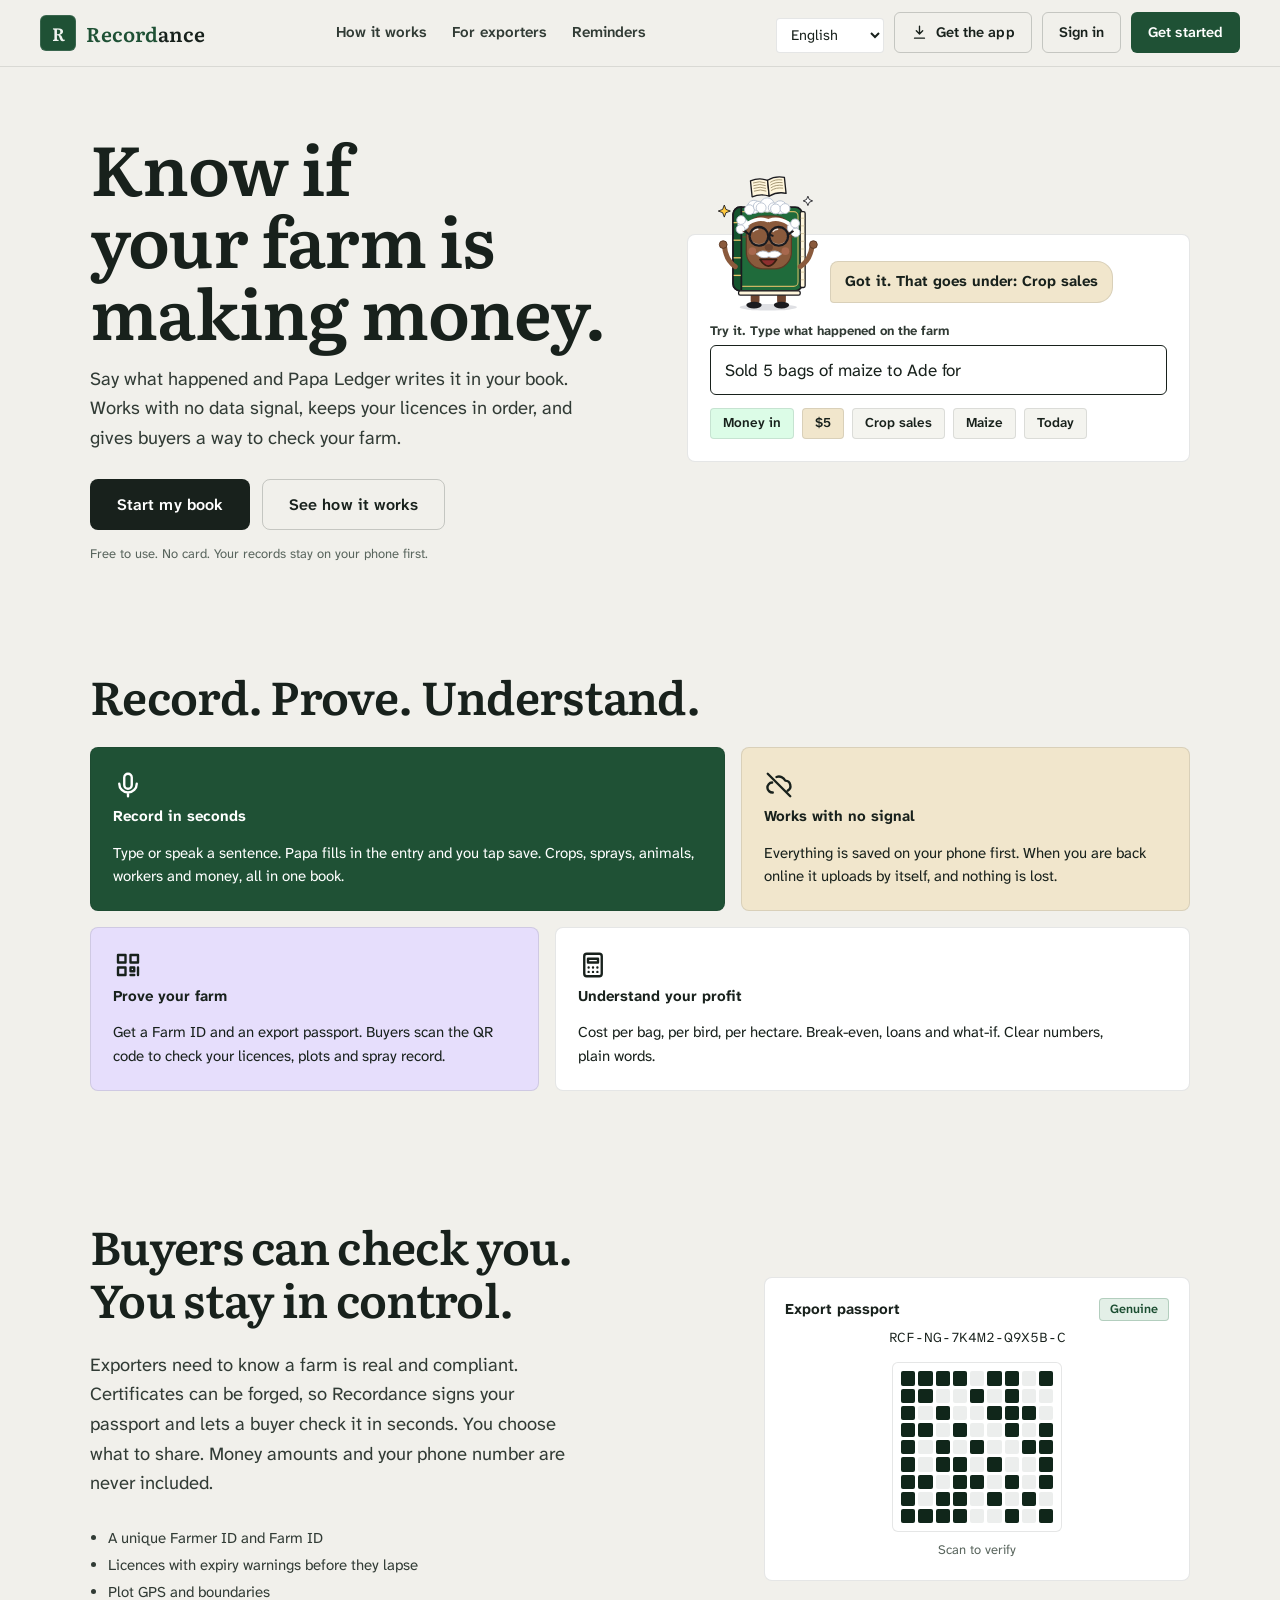
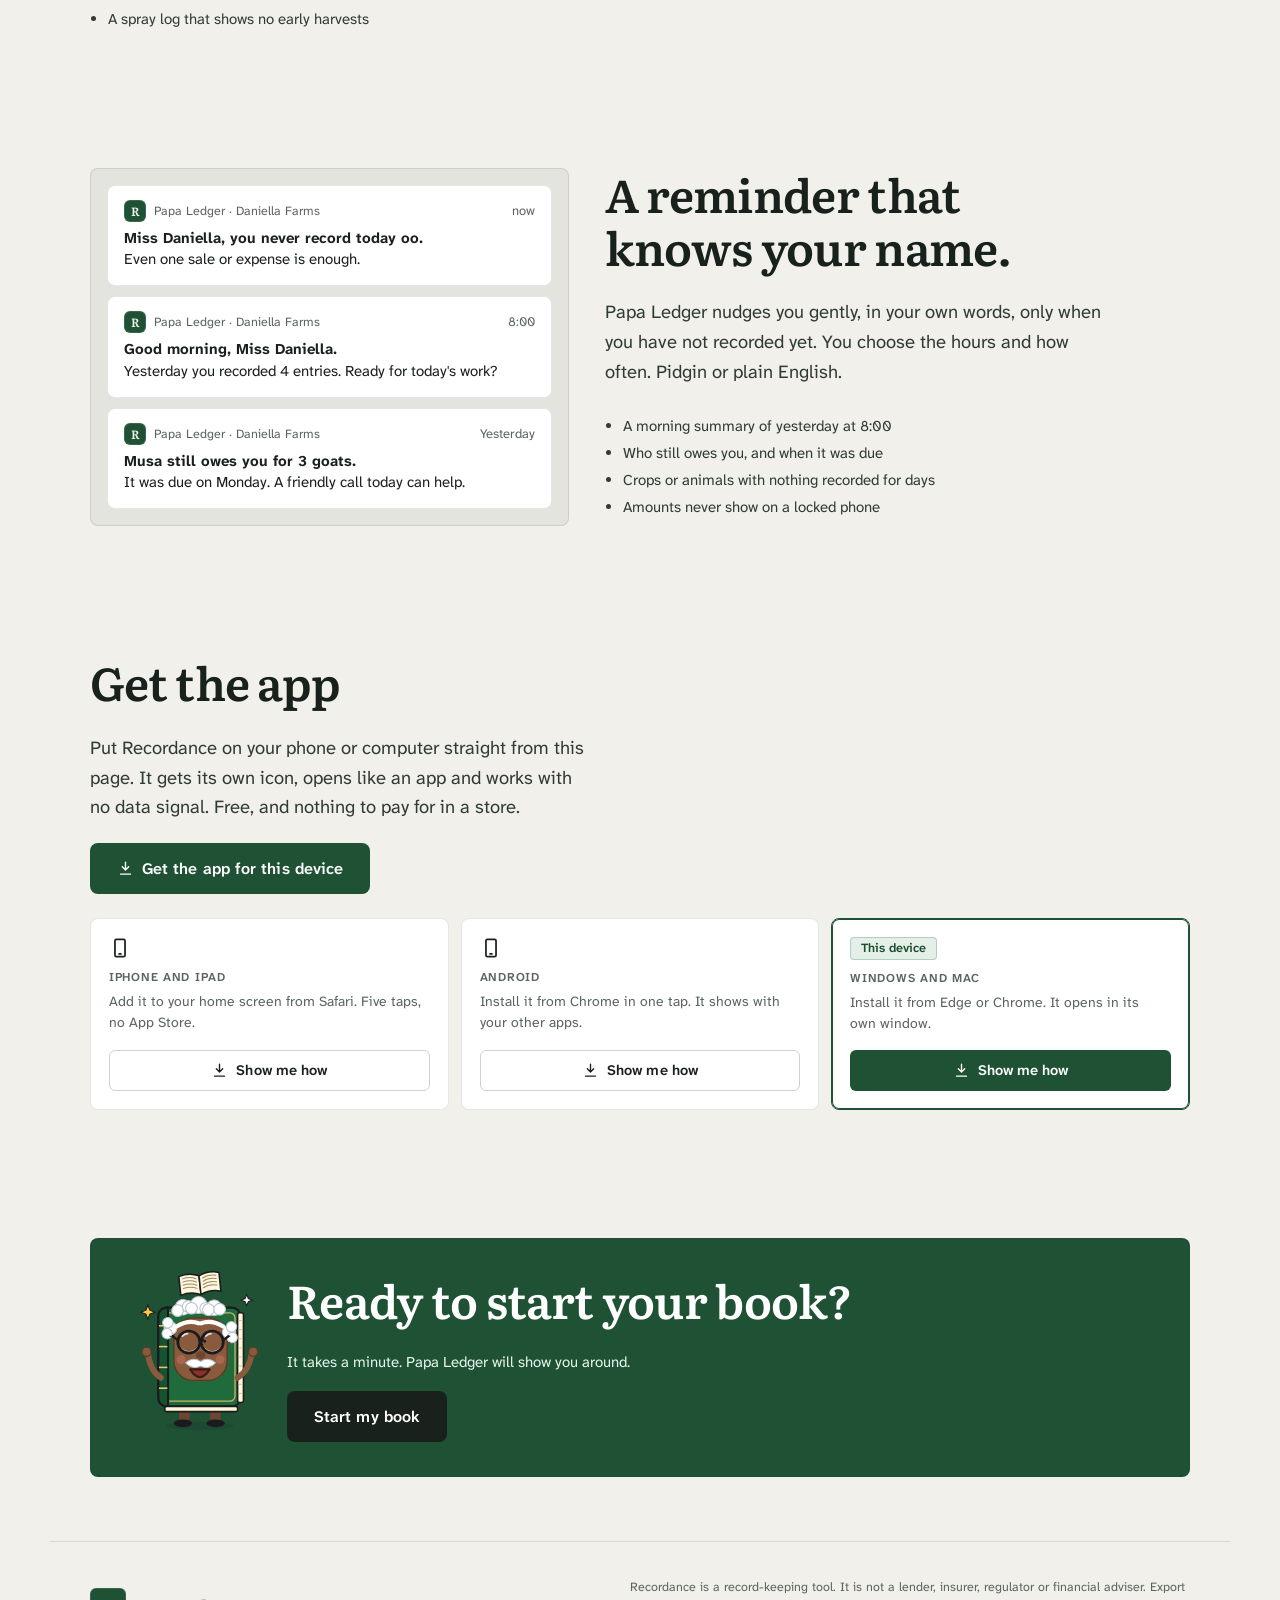
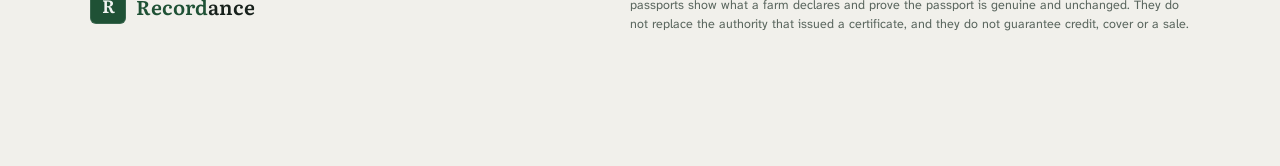
<file: index.html>
<!doctype html>
<html lang="en">
  <head>
    <meta http-equiv="Content-Security-Policy" content="default-src 'self'; script-src 'self' https://accounts.google.com/gsi/client; style-src 'self' 'unsafe-inline' https://accounts.google.com/gsi/style; font-src 'self'; img-src 'self' data: blob:; connect-src 'self' https://cxofeojtchhpuneyylqn.supabase.co wss://cxofeojtchhpuneyylqn.supabase.co https://accounts.google.com/gsi/; frame-src https://accounts.google.com/gsi/; worker-src 'self'; manifest-src 'self'; object-src 'none'; base-uri 'self'; form-action 'self'" />
    <meta charset="UTF-8" />
    <meta name="viewport" content="width=device-width, initial-scale=1, viewport-fit=cover" />
    <title>Recordance: Farm Records</title>
    <meta name="description" content="Offline-first farm records, profit and export passport for farmers. Say what happened and Papa Ledger writes it down." />
    <meta name="theme-color" content="#F1F0EB" />
    <meta name="referrer" content="strict-origin-when-cross-origin" />
    <meta name="format-detection" content="telephone=no" />
    <meta name="apple-mobile-web-app-capable" content="yes" />
    <meta name="mobile-web-app-capable" content="yes" />
    <meta name="apple-mobile-web-app-status-bar-style" content="default" />
    <meta name="apple-mobile-web-app-title" content="Recordance" />
    <script src="/theme-init.js?v=1e41eee783"></script>
    <link rel="stylesheet" href="/boot.css?v=1e41eee783" />
    <link rel="manifest" href="/manifest.webmanifest" />
    <link rel="icon" type="image/png" sizes="32x32" href="/icons/favicon-32.png" />
    <link rel="apple-touch-icon" href="/icons/apple-touch-icon.png" />
    <script type="module" crossorigin src="/assets/index-C5UVO0Hh.js"></script>
    <link rel="modulepreload" crossorigin href="/assets/react-DAnFPKhx.js">
    <link rel="modulepreload" crossorigin href="/assets/supabase-CB7MGzWB.js">
    <link rel="modulepreload" crossorigin href="/assets/motion-CsQStJAW.js">
    <link rel="stylesheet" crossorigin href="/assets/index-YFLQwPN5.css">
  </head>
  <body>
    <noscript>Recordance needs JavaScript to run.</noscript>
    <div id="root"><div class="sk" aria-busy="true"><span class="sk-sr" role="status">Opening Recordance…</span>
      <div class="sk-splash"><div class="sk-logo" aria-hidden="true"><i>R</i>Recordance</div><p class="sk-sub" aria-hidden="true">Your farm record book</p><span class="sk-load" aria-hidden="true"></span>
        <p class="sk-note" id="sk-note" role="status" hidden><b></b><span></span><br /><button type="button">Try again</button></p></div></div></div>
    <script src="/boot.js?v=1e41eee783"></script>
  </body>
</html>
</file>
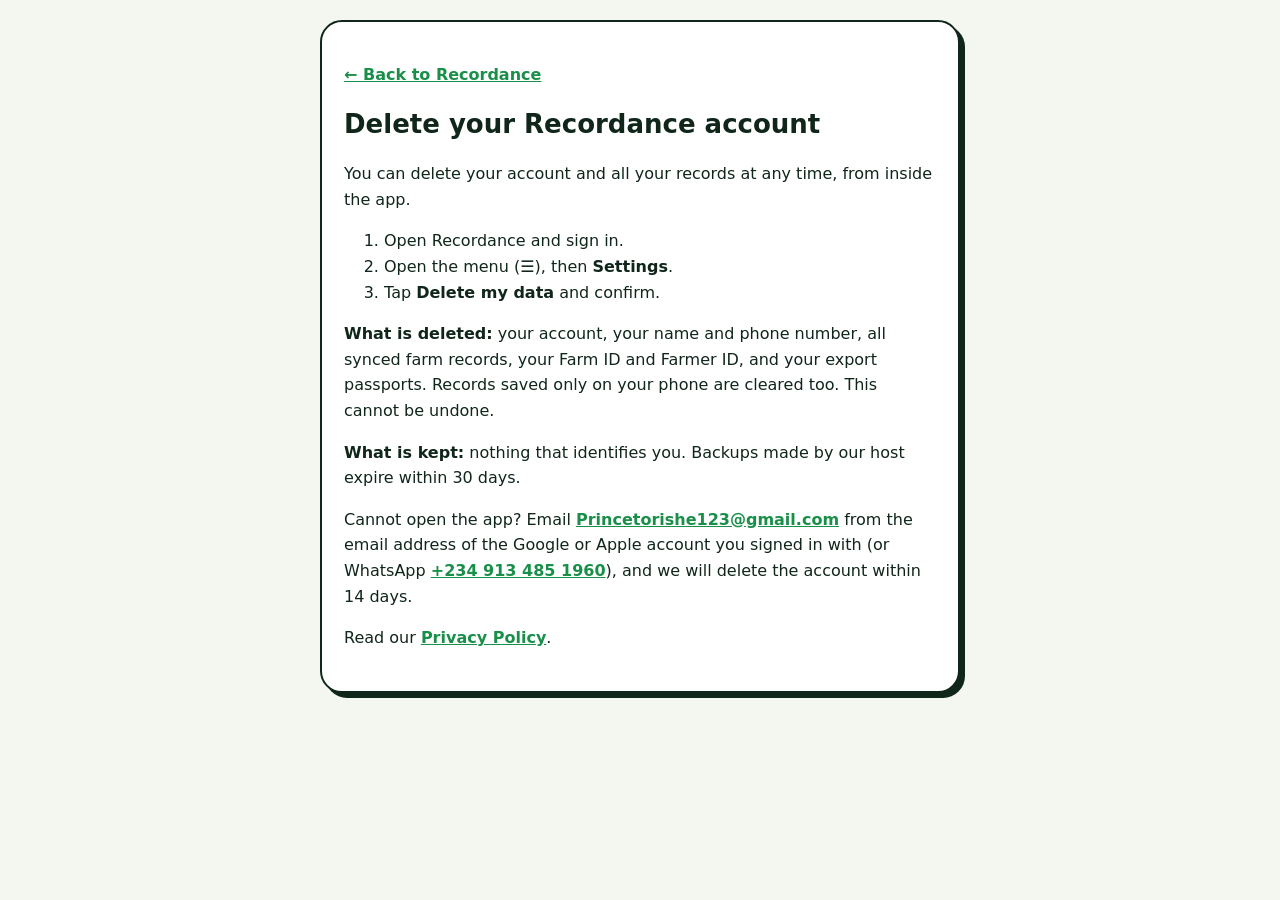
<file: delete-account.html>
<!doctype html><html lang="en"><head><meta charset="utf-8"><meta name="viewport" content="width=device-width, initial-scale=1"><title>Delete your Recordance account</title><link rel="icon" href="/icons/favicon-32.png">
<style>*{box-sizing:border-box}body{margin:0;background:#f4f7f0;color:#10261a;font:16px/1.6 system-ui,-apple-system,"Segoe UI",Roboto,sans-serif;padding:20px}main{max-width:640px;margin:0 auto;background:#fff;border:2.5px solid #10261a;border-radius:22px;box-shadow:5px 5px 0 #10261a;padding:24px 22px}h1{margin:0 0 8px;font-size:26px}a{color:#1a8f4a;font-weight:700}.dr{background:#fef3c7;border:1.5px dashed #d4900088;border-radius:12px;padding:10px 12px;font-size:14px}</style></head><body><main>
<p><a href="/">← Back to Recordance</a></p><h1>Delete your Recordance account</h1>
<p>You can delete your account and all your records at any time, from inside the app.</p>
<ol><li>Open Recordance and sign in.</li><li>Open the menu (☰), then <b>Settings</b>.</li><li>Tap <b>Delete my data</b> and confirm.</li></ol>
<p><b>What is deleted:</b> your account, your name and phone number, all synced farm records, your Farm ID and Farmer ID, and your export passports. Records saved only on your phone are cleared too. This cannot be undone.</p>
<p><b>What is kept:</b> nothing that identifies you. Backups made by our host expire within 30 days.</p>
<p>Cannot open the app? Email <a href="mailto:Princetorishe123@gmail.com?subject=Delete%20my%20Recordance%20account">Princetorishe123@gmail.com</a> from the email address of the Google or Apple account you signed in with (or WhatsApp <a href="https://wa.me/2349134851960">+234 913 485 1960</a>), and we will delete the account within 14 days.</p>
<p>Read our <a href="/privacy.html">Privacy Policy</a>.</p></main></body></html>
</file>
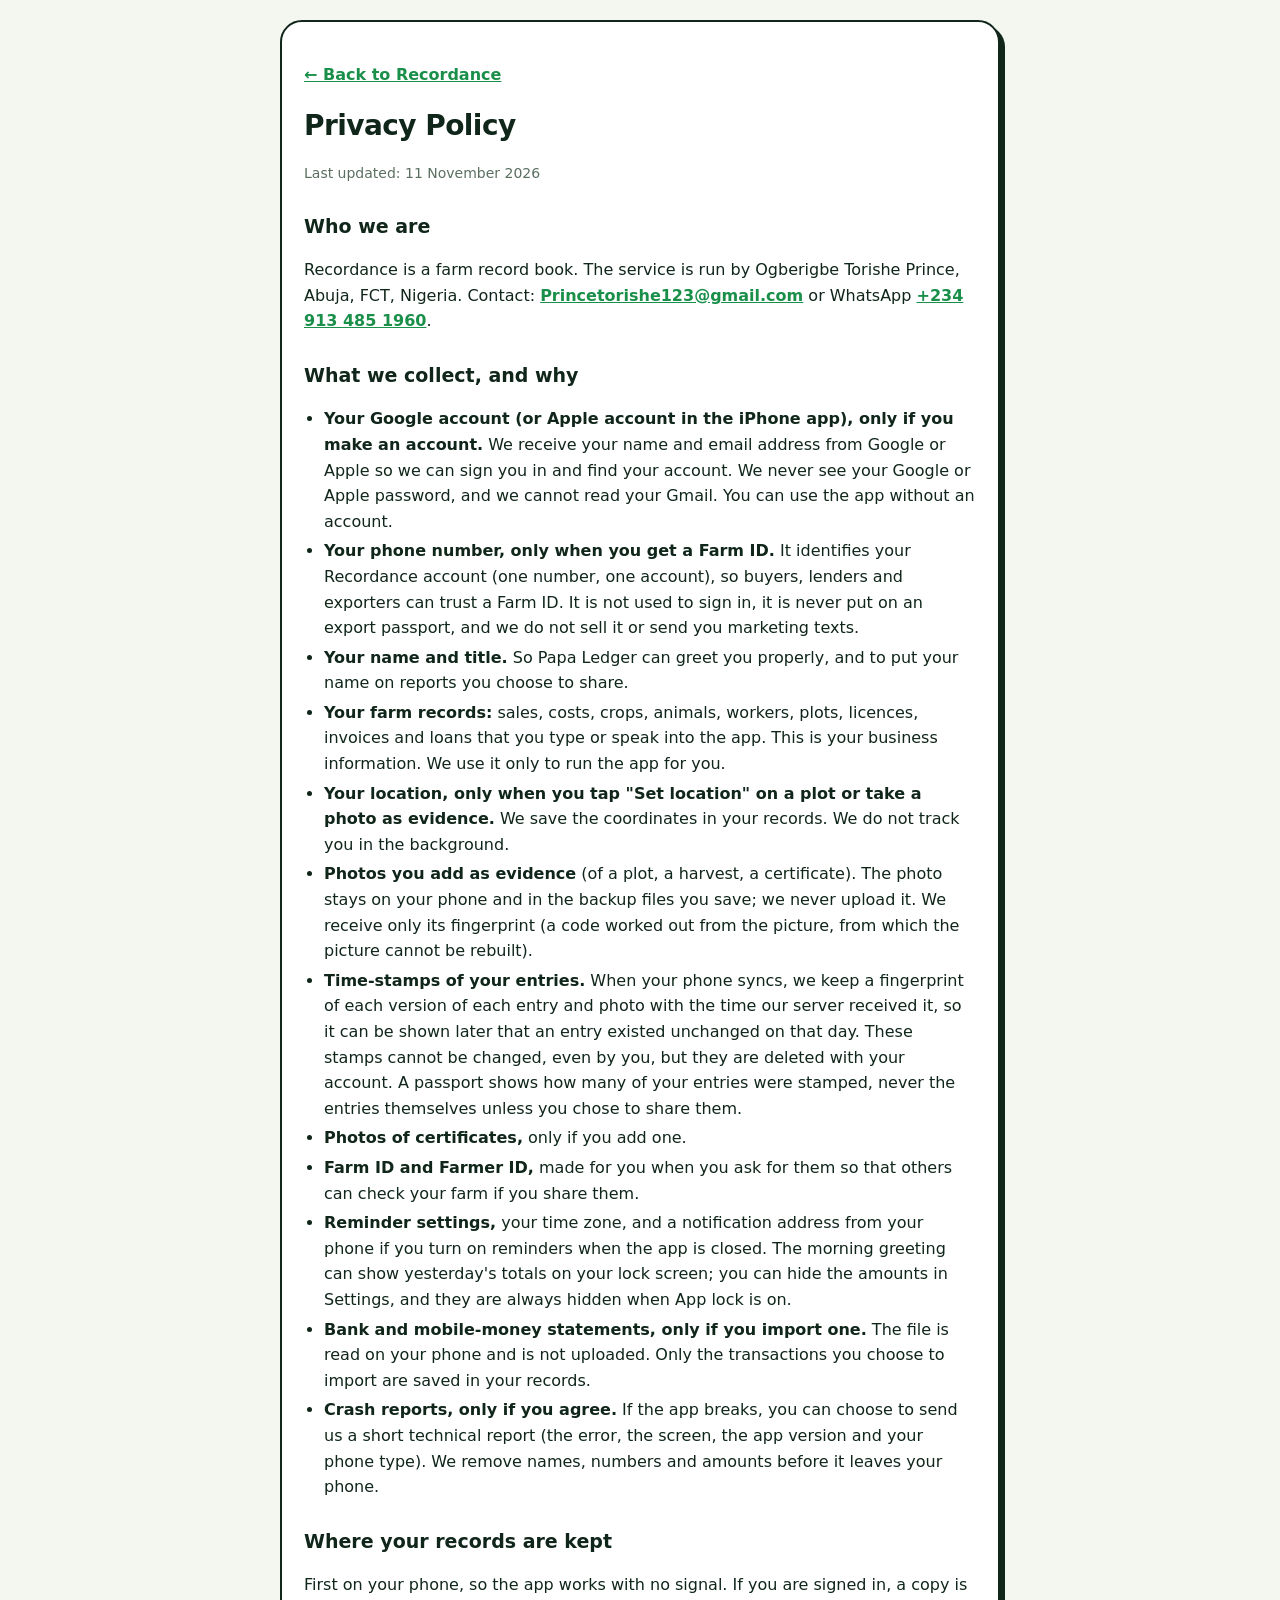
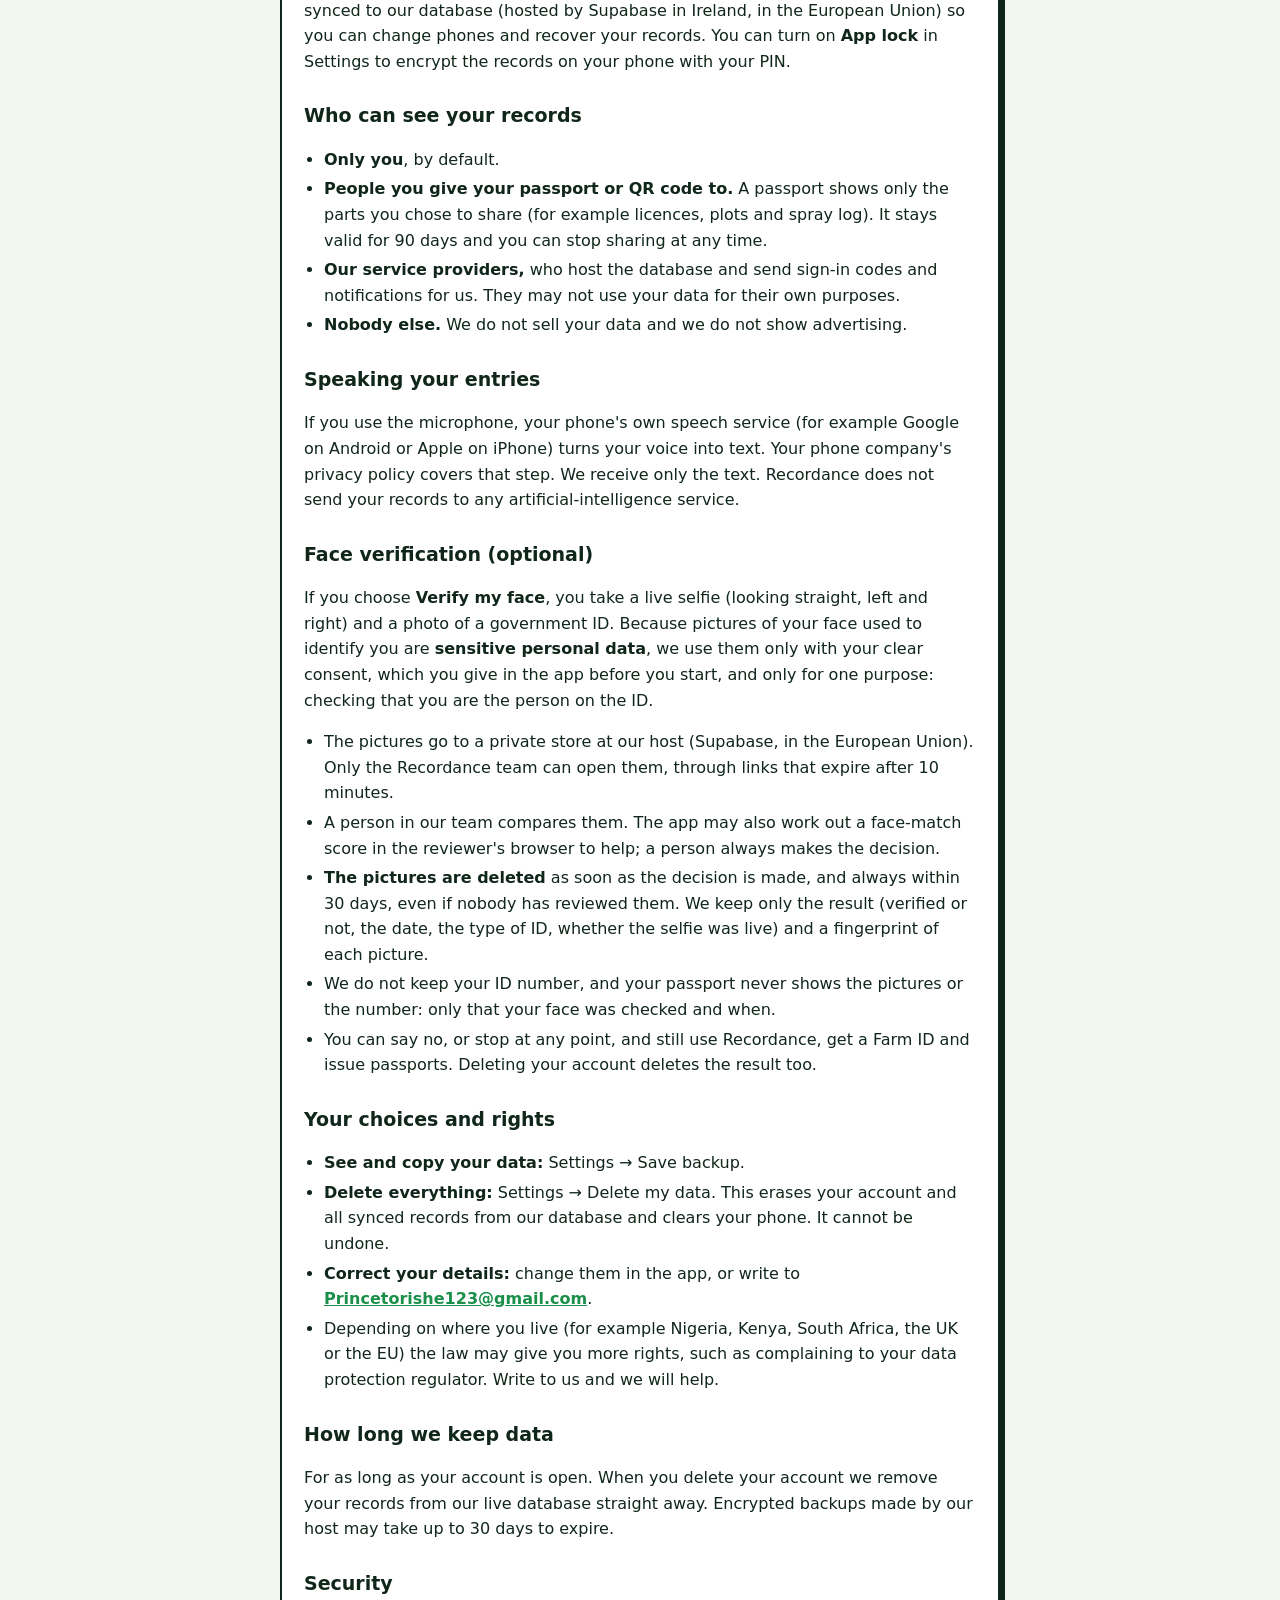
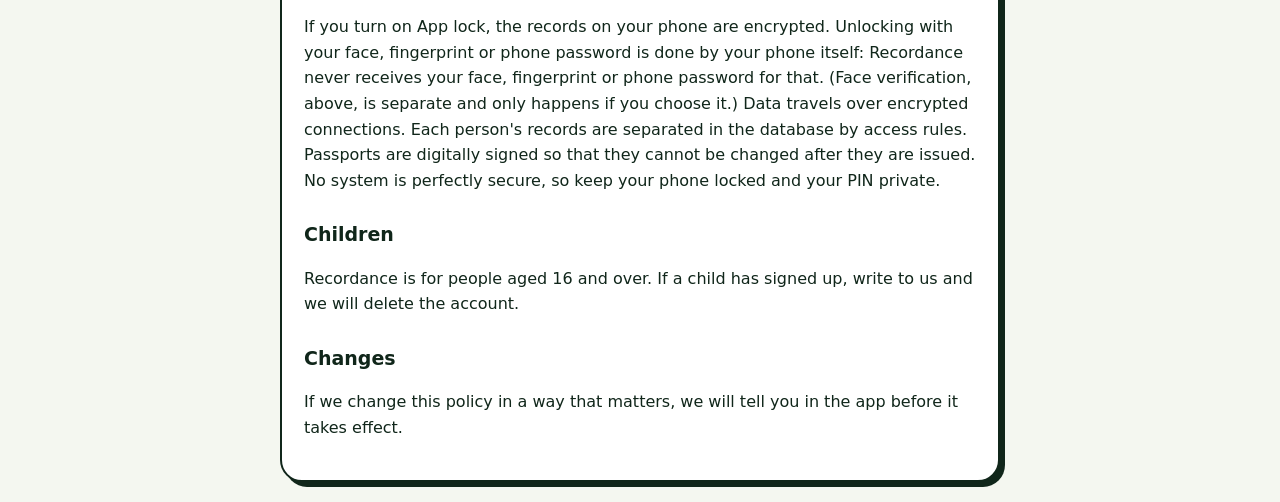
<file: privacy.html>
<!doctype html><html lang="en"><head><meta charset="utf-8"><meta name="viewport" content="width=device-width, initial-scale=1"><title>Privacy Policy · Recordance</title><meta name="robots" content="index"><link rel="icon" href="/icons/favicon-32.png">
<style>*{box-sizing:border-box}body{margin:0;background:#f4f7f0;color:#10261a;font:16px/1.6 system-ui,-apple-system,"Segoe UI",Roboto,sans-serif;padding:20px}main{max-width:720px;margin:0 auto;background:#fff;border:2.5px solid #10261a;border-radius:22px;box-shadow:5px 5px 0 #10261a;padding:24px 22px}h1{margin:0 0 4px;font-size:28px;letter-spacing:-.02em}h2{font-size:19px;margin:26px 0 6px}.d{color:#5b6f61;font-size:14px}.dr{background:#fef3c7;border:1.5px dashed #d4900088;border-radius:12px;padding:10px 12px;font-size:14px;margin:14px 0}a{color:#1a8f4a;font-weight:700}ul{padding-left:20px}li{margin:4px 0}</style></head><body><main>
<p><a href="/">← Back to Recordance</a></p><h1>Privacy Policy</h1><p class="d">Last updated: 11 November 2026</p>

<h2>Who we are</h2><p>Recordance is a farm record book. The service is run by Ogberigbe Torishe Prince, Abuja, FCT, Nigeria. Contact: <a href="mailto:Princetorishe123@gmail.com">Princetorishe123@gmail.com</a> or WhatsApp <a href="https://wa.me/2349134851960">+234 913 485 1960</a>.</p>
<h2>What we collect, and why</h2><ul>
<li><b>Your Google account (or Apple account in the iPhone app), only if you make an account.</b> We receive your name and email address from Google or Apple so we can sign you in and find your account. We never see your Google or Apple password, and we cannot read your Gmail. You can use the app without an account.</li>
<li><b>Your phone number, only when you get a Farm ID.</b> It identifies your Recordance account (one number, one account), so buyers, lenders and exporters can trust a Farm ID. It is not used to sign in, it is never put on an export passport, and we do not sell it or send you marketing texts.</li>
<li><b>Your name and title.</b> So Papa Ledger can greet you properly, and to put your name on reports you choose to share.</li>
<li><b>Your farm records:</b> sales, costs, crops, animals, workers, plots, licences, invoices and loans that you type or speak into the app. This is your business information. We use it only to run the app for you.</li>
<li><b>Your location, only when you tap "Set location" on a plot or take a photo as evidence.</b> We save the coordinates in your records. We do not track you in the background.</li>
<li><b>Photos you add as evidence</b> (of a plot, a harvest, a certificate). The photo stays on your phone and in the backup files you save; we never upload it. We receive only its fingerprint (a code worked out from the picture, from which the picture cannot be rebuilt).</li>
<li><b>Time-stamps of your entries.</b> When your phone syncs, we keep a fingerprint of each version of each entry and photo with the time our server received it, so it can be shown later that an entry existed unchanged on that day. These stamps cannot be changed, even by you, but they are deleted with your account. A passport shows how many of your entries were stamped, never the entries themselves unless you chose to share them.</li>
<li><b>Photos of certificates,</b> only if you add one.</li>
<li><b>Farm ID and Farmer ID,</b> made for you when you ask for them so that others can check your farm if you share them.</li>
<li><b>Reminder settings,</b> your time zone, and a notification address from your phone if you turn on reminders when the app is closed. The morning greeting can show yesterday's totals on your lock screen; you can hide the amounts in Settings, and they are always hidden when App lock is on.</li>
<li><b>Bank and mobile-money statements, only if you import one.</b> The file is read on your phone and is not uploaded. Only the transactions you choose to import are saved in your records.</li>
<li><b>Crash reports, only if you agree.</b> If the app breaks, you can choose to send us a short technical report (the error, the screen, the app version and your phone type). We remove names, numbers and amounts before it leaves your phone.</li></ul>
<h2>Where your records are kept</h2><p>First on your phone, so the app works with no signal. If you are signed in, a copy is synced to our database (hosted by Supabase in Ireland, in the European Union) so you can change phones and recover your records. You can turn on <b>App lock</b> in Settings to encrypt the records on your phone with your PIN.</p>
<h2>Who can see your records</h2><ul><li><b>Only you</b>, by default.</li><li><b>People you give your passport or QR code to.</b> A passport shows only the parts you chose to share (for example licences, plots and spray log). It stays valid for 90 days and you can stop sharing at any time.</li><li><b>Our service providers,</b> who host the database and send sign-in codes and notifications for us. They may not use your data for their own purposes.</li><li><b>Nobody else.</b> We do not sell your data and we do not show advertising.</li></ul>
<h2>Speaking your entries</h2><p>If you use the microphone, your phone's own speech service (for example Google on Android or Apple on iPhone) turns your voice into text. Your phone company's privacy policy covers that step. We receive only the text. Recordance does not send your records to any artificial-intelligence service.</p>
<h2>Face verification (optional)</h2><p>If you choose <b>Verify my face</b>, you take a live selfie (looking straight, left and right) and a photo of a government ID. Because pictures of your face used to identify you are <b>sensitive personal data</b>, we use them only with your clear consent, which you give in the app before you start, and only for one purpose: checking that you are the person on the ID.</p><ul><li>The pictures go to a private store at our host (Supabase, in the European Union). Only the Recordance team can open them, through links that expire after 10 minutes.</li><li>A person in our team compares them. The app may also work out a face-match score in the reviewer's browser to help; a person always makes the decision.</li><li><b>The pictures are deleted</b> as soon as the decision is made, and always within 30 days, even if nobody has reviewed them. We keep only the result (verified or not, the date, the type of ID, whether the selfie was live) and a fingerprint of each picture.</li><li>We do not keep your ID number, and your passport never shows the pictures or the number: only that your face was checked and when.</li><li>You can say no, or stop at any point, and still use Recordance, get a Farm ID and issue passports. Deleting your account deletes the result too.</li></ul>
<h2>Your choices and rights</h2><ul><li><b>See and copy your data:</b> Settings → Save backup.</li><li><b>Delete everything:</b> Settings → Delete my data. This erases your account and all synced records from our database and clears your phone. It cannot be undone.</li><li><b>Correct your details:</b> change them in the app, or write to <a href="mailto:Princetorishe123@gmail.com">Princetorishe123@gmail.com</a>.</li><li>Depending on where you live (for example Nigeria, Kenya, South Africa, the UK or the EU) the law may give you more rights, such as complaining to your data protection regulator. Write to us and we will help.</li></ul>
<h2>How long we keep data</h2><p>For as long as your account is open. When you delete your account we remove your records from our live database straight away. Encrypted backups made by our host may take up to 30 days to expire.</p>
<h2>Security</h2><p>If you turn on App lock, the records on your phone are encrypted. Unlocking with your face, fingerprint or phone password is done by your phone itself: Recordance never receives your face, fingerprint or phone password for that. (Face verification, above, is separate and only happens if you choose it.) Data travels over encrypted connections. Each person's records are separated in the database by access rules. Passports are digitally signed so that they cannot be changed after they are issued. No system is perfectly secure, so keep your phone locked and your PIN private.</p>
<h2>Children</h2><p>Recordance is for people aged 16 and over. If a child has signed up, write to us and we will delete the account.</p>
<h2>Changes</h2><p>If we change this policy in a way that matters, we will tell you in the app before it takes effect.</p></main></body></html>
</file>
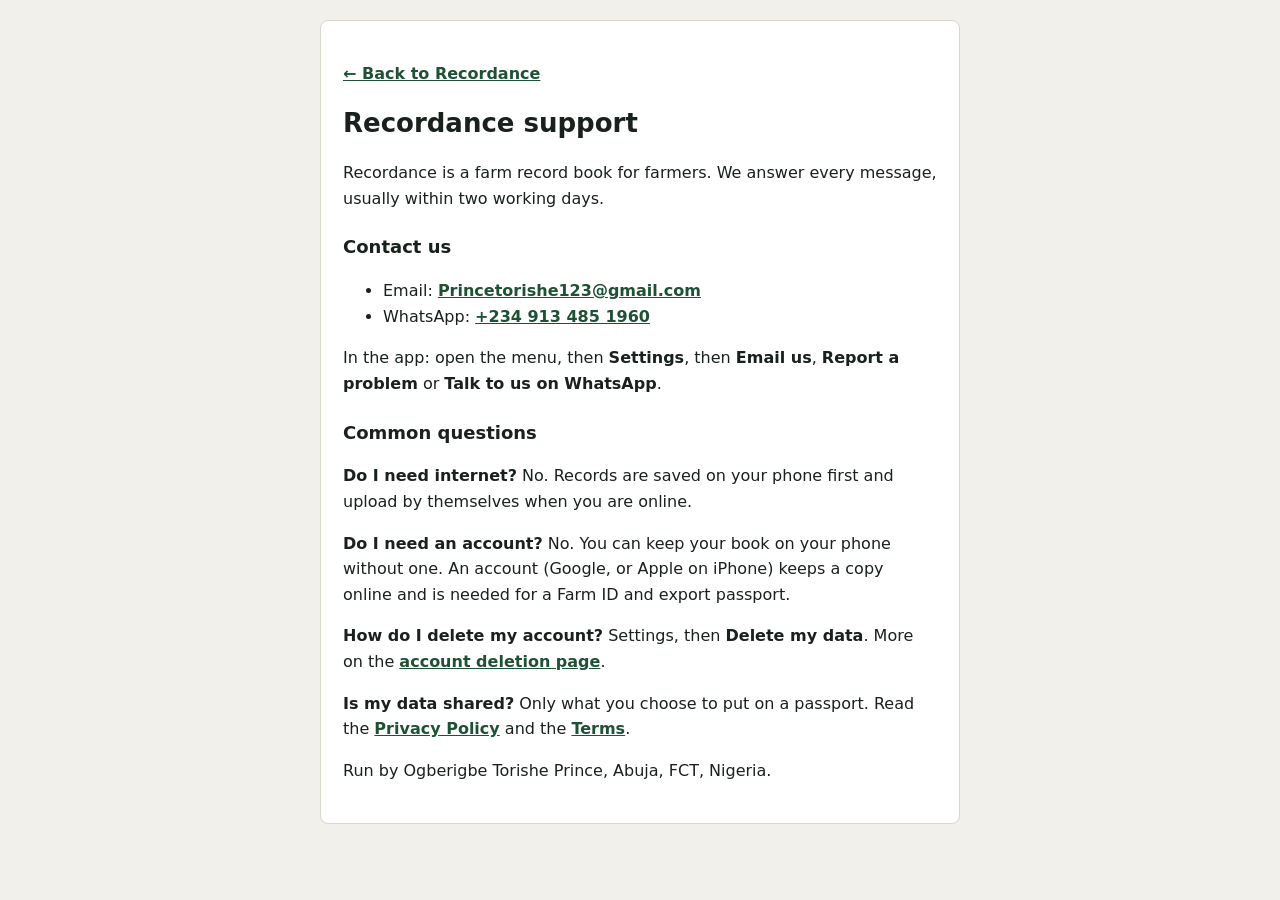
<file: support.html>
<!doctype html><html lang="en"><head><meta charset="utf-8"><meta name="viewport" content="width=device-width, initial-scale=1"><title>Support · Recordance</title><meta name="robots" content="index"><link rel="icon" href="/icons/favicon-32.png">
<style>*{box-sizing:border-box}body{margin:0;background:#f1f0eb;color:#18211c;font:16px/1.6 system-ui,-apple-system,"Segoe UI",Roboto,sans-serif;padding:20px}main{max-width:640px;margin:0 auto;background:#fff;border:1px solid #d9d6cc;border-radius:8px;padding:24px 22px}h1{margin:0 0 8px;font-size:26px}h2{font-size:18px;margin:22px 0 6px}a{color:#1f5135;font-weight:700}</style></head><body><main>
<p><a href="/">← Back to Recordance</a></p><h1>Recordance support</h1>
<p>Recordance is a farm record book for farmers. We answer every message, usually within two working days.</p>
<h2>Contact us</h2><ul><li>Email: <a href="mailto:Princetorishe123@gmail.com?subject=Recordance%20help">Princetorishe123@gmail.com</a></li><li>WhatsApp: <a href="https://wa.me/2349134851960">+234 913 485 1960</a></li></ul>
<p>In the app: open the menu, then <b>Settings</b>, then <b>Email us</b>, <b>Report a problem</b> or <b>Talk to us on WhatsApp</b>.</p>
<h2>Common questions</h2>
<p><b>Do I need internet?</b> No. Records are saved on your phone first and upload by themselves when you are online.</p>
<p><b>Do I need an account?</b> No. You can keep your book on your phone without one. An account (Google, or Apple on iPhone) keeps a copy online and is needed for a Farm ID and export passport.</p>
<p><b>How do I delete my account?</b> Settings, then <b>Delete my data</b>. More on the <a href="/delete-account.html">account deletion page</a>.</p>
<p><b>Is my data shared?</b> Only what you choose to put on a passport. Read the <a href="/privacy.html">Privacy Policy</a> and the <a href="/terms.html">Terms</a>.</p>
<p>Run by Ogberigbe Torishe Prince, Abuja, FCT, Nigeria.</p>
</main></body></html>
</file>
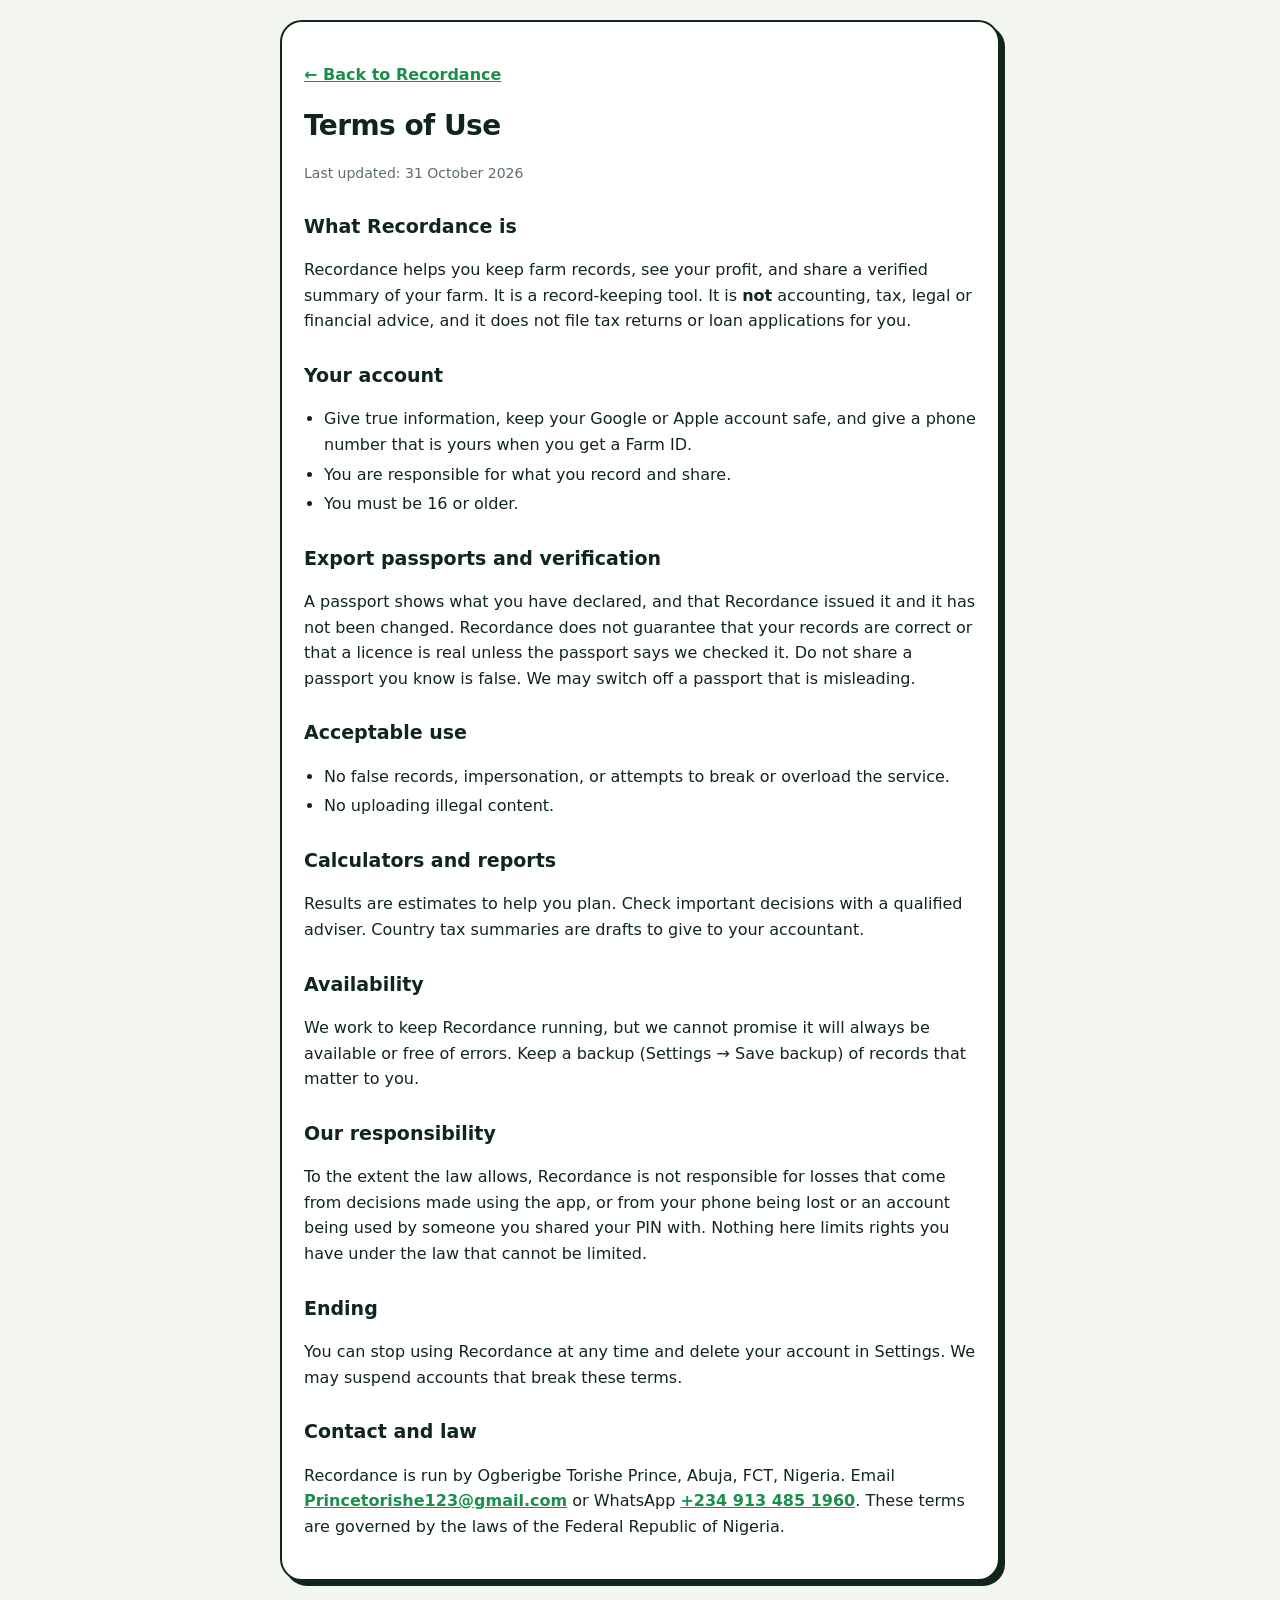
<file: terms.html>
<!doctype html><html lang="en"><head><meta charset="utf-8"><meta name="viewport" content="width=device-width, initial-scale=1"><title>Terms of Use · Recordance</title><meta name="robots" content="index"><link rel="icon" href="/icons/favicon-32.png">
<style>*{box-sizing:border-box}body{margin:0;background:#f4f7f0;color:#10261a;font:16px/1.6 system-ui,-apple-system,"Segoe UI",Roboto,sans-serif;padding:20px}main{max-width:720px;margin:0 auto;background:#fff;border:2.5px solid #10261a;border-radius:22px;box-shadow:5px 5px 0 #10261a;padding:24px 22px}h1{margin:0 0 4px;font-size:28px;letter-spacing:-.02em}h2{font-size:19px;margin:26px 0 6px}.d{color:#5b6f61;font-size:14px}.dr{background:#fef3c7;border:1.5px dashed #d4900088;border-radius:12px;padding:10px 12px;font-size:14px;margin:14px 0}a{color:#1a8f4a;font-weight:700}ul{padding-left:20px}li{margin:4px 0}</style></head><body><main>
<p><a href="/">← Back to Recordance</a></p><h1>Terms of Use</h1><p class="d">Last updated: 31 October 2026</p>

<h2>What Recordance is</h2><p>Recordance helps you keep farm records, see your profit, and share a verified summary of your farm. It is a record-keeping tool. It is <b>not</b> accounting, tax, legal or financial advice, and it does not file tax returns or loan applications for you.</p>
<h2>Your account</h2><ul><li>Give true information, keep your Google or Apple account safe, and give a phone number that is yours when you get a Farm ID.</li><li>You are responsible for what you record and share.</li><li>You must be 16 or older.</li></ul>
<h2>Export passports and verification</h2><p>A passport shows what you have declared, and that Recordance issued it and it has not been changed. Recordance does not guarantee that your records are correct or that a licence is real unless the passport says we checked it. Do not share a passport you know is false. We may switch off a passport that is misleading.</p>
<h2>Acceptable use</h2><ul><li>No false records, impersonation, or attempts to break or overload the service.</li><li>No uploading illegal content.</li></ul>
<h2>Calculators and reports</h2><p>Results are estimates to help you plan. Check important decisions with a qualified adviser. Country tax summaries are drafts to give to your accountant.</p>
<h2>Availability</h2><p>We work to keep Recordance running, but we cannot promise it will always be available or free of errors. Keep a backup (Settings → Save backup) of records that matter to you.</p>
<h2>Our responsibility</h2><p>To the extent the law allows, Recordance is not responsible for losses that come from decisions made using the app, or from your phone being lost or an account being used by someone you shared your PIN with. Nothing here limits rights you have under the law that cannot be limited.</p>
<h2>Ending</h2><p>You can stop using Recordance at any time and delete your account in Settings. We may suspend accounts that break these terms.</p>
<h2>Contact and law</h2><p>Recordance is run by Ogberigbe Torishe Prince, Abuja, FCT, Nigeria. Email <a href="mailto:Princetorishe123@gmail.com">Princetorishe123@gmail.com</a> or WhatsApp <a href="https://wa.me/2349134851960">+234 913 485 1960</a>. These terms are governed by the laws of the Federal Republic of Nigeria.</p></main></body></html>
</file>
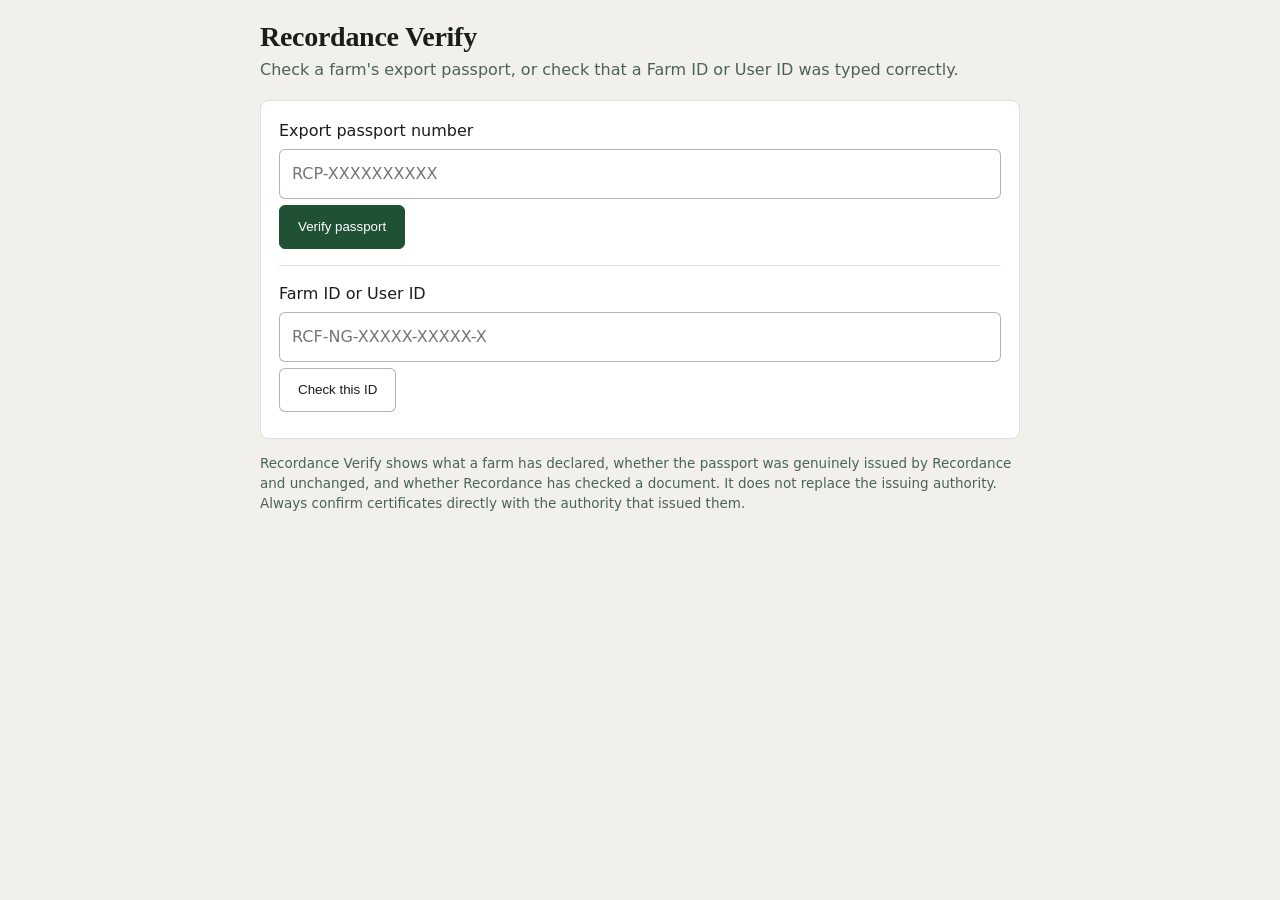
<file: verify.html>
<!doctype html>
<html lang="en"><head><meta charset="utf-8"><meta http-equiv="Content-Security-Policy" content="default-src 'none'; script-src 'self'; style-src 'unsafe-inline'; img-src 'self' data:; connect-src https://*.supabase.co; base-uri 'none'; form-action 'none'; object-src 'none'"><meta name="referrer" content="no-referrer"><meta name="viewport" content="width=device-width, initial-scale=1"><title>Recordance Verify</title>
<style>
.sr{position:absolute;width:1px;height:1px;overflow:hidden;clip:rect(0 0 0 0)}.skb{display:block;height:12px;border-radius:8px;margin:10px 0;background:linear-gradient(90deg,#10261a14 0,#10261a08 40%,#10261a14 80%) 0 0/300% 100%;animation:skm 1.4s ease-in-out infinite}.skb.w4{width:40%;height:20px}.skb.w8{width:80%}.skb.w6{width:60%}@keyframes skm{0%{background-position:100% 0}100%{background-position:0 0}}@media(prefers-reduced-motion:reduce){.skb{animation:none}}
*{box-sizing:border-box;margin:0}body{font:16px/1.5 "Atkinson Hyperlegible Next",system-ui,-apple-system,Segoe UI,Roboto,sans-serif;background:#F1F0EB;color:#1A1D1A;padding:20px}
.wrap{max-width:760px;margin:0 auto}h1{font:600 28px/1.2 "Literata",Georgia,serif;letter-spacing:-.01em}h2{font-size:17px;margin:22px 0 8px}.sub{color:#4b6355;margin:4px 0 18px}
.card{background:#fff;border:1px solid #1A1D1A24;border-radius:8px;padding:18px;margin-bottom:14px}
.verdict{border:1px solid #1A1D1A33;border-left:4px solid #1F5135;border-radius:8px;padding:16px 18px;font-weight:600;font-size:18px;margin-bottom:16px}.verdict.warn{border-left-color:#A87418}.verdict.bad{border-left-color:#B42318}
.ok{background:#E7EFE8}.warn{background:#F6EEDC}.bad{background:#F8E4E1}
input{width:100%;padding:12px;border:1px solid #1A1D1A55;border-radius:6px;font:inherit;margin:6px 0}button{min-height:44px;padding:11px 18px;border:1px solid #1F5135;border-radius:6px;background:#1F5135;color:#fff;font:600 15px/1 inherit;cursor:pointer;transition:transform 140ms cubic-bezier(.23,1,.32,1)}button:active{transform:scale(.97)}
button.g{background:#fff;color:#1A1D1A;border-color:#1A1D1A55}table{width:100%;border-collapse:collapse;font-size:14.5px}th,td{text-align:left;padding:8px 6px;border-top:1px solid #12281a1f;vertical-align:top}th{color:#4b6355;font-weight:600;border:0}
.pill{display:inline-block;border-radius:4px;padding:2px 8px;font-size:12.5px;font-weight:600;border:1px solid #1A1D1A40}.p-ok{background:#dcfce7}.p-soon{background:#fef3c7}.p-bad{background:#fee2e2}.p-n{background:#eef2ee}
.kv{display:grid;grid-template-columns:150px 1fr;gap:4px 12px}.kv span:nth-child(odd){color:#4b6355}.note{font-size:13.5px;color:#4b6355}.mono{font-family:"Atkinson Hyperlegible Mono",ui-monospace,monospace;word-break:break-all}
@media print{button,.noprint{display:none}body{background:#fff}}
</style></head><body><div class="wrap">
<h1>Recordance Verify</h1><p class="sub">Check a farm's export passport, or check that a Farm ID or User ID was typed correctly.</p>
<div class="card noprint"><label>Export passport number<input id="pid" placeholder="RCP-XXXXXXXXXX" autocomplete="off"></label><button id="go">Verify passport</button>
<hr style="border:0;border-top:1px solid #12281a1f;margin:16px 0"><label>Farm ID or User ID<input id="fid" placeholder="RCF-NG-XXXXX-XXXXX-X" autocomplete="off"></label><button class="g" id="chk">Check this ID</button><p id="idout" style="margin-top:8px"></p></div>
<div id="out"></div>
<p class="note">Recordance Verify shows what a farm has declared, whether the passport was genuinely issued by Recordance and unchanged, and whether Recordance has checked a document. It does not replace the issuing authority. Always confirm certificates directly with the authority that issued them.</p>
</div>
<script src="verify-config.js"></script>
<script src="verify.js"></script>
</body></html>
</file>
<file: boot.css>
/* Launch screen: drawn from plain HTML the moment the page opens, before the app's code arrives, and by the app itself
   while it opens a farm. A calm centred mark on paper, the same as the installed app's own splash (manifest
   background_color + icon), so opening Recordance never flashes an empty dashboard and then jumps to another page.
   The thin loading line only fades in after .4 s: a fast start shows just the mark. Light and dark. */
:root{--sk-paper:#F1F0EB;--sk-card:#fff;--sk-line:#10261a1f;--sk-bar:#10261a14;--sk-shine:#10261a08;--sk-fg:#10261A;--sk-mu:#5B6F61;--sk-tint:#F4F4EF;--sk-acc:#1F5135}
@media(prefers-color-scheme:dark){:root:not([data-theme="light"]){--sk-paper:#0D1210;--sk-card:#141A17;--sk-line:#ffffff24;--sk-bar:#ffffff1a;--sk-shine:#ffffff0d;--sk-fg:#E8F3E6;--sk-mu:#A3B8A8;--sk-tint:#1E3226;--sk-acc:#4ADE80}}
:root[data-theme="dark"]{--sk-paper:#0D1210;--sk-card:#141A17;--sk-line:#ffffff24;--sk-bar:#ffffff1a;--sk-shine:#ffffff0d;--sk-fg:#E8F3E6;--sk-mu:#A3B8A8;--sk-tint:#1E3226;--sk-acc:#4ADE80}
html,body{margin:0;background:var(--sk-paper)}
.sk{display:flex;align-items:center;justify-content:center;min-height:100vh;min-height:100dvh;box-sizing:border-box;padding:24px max(20px,env(safe-area-inset-right)) max(24px,env(safe-area-inset-bottom)) max(20px,env(safe-area-inset-left));background:var(--sk-paper);color:var(--sk-fg);font-family:system-ui,-apple-system,"Segoe UI",Roboto,sans-serif}
.sk-splash{display:flex;flex-direction:column;align-items:center;width:100%;max-width:360px;margin-top:-6vh;text-align:center}
.sk-logo{display:flex;align-items:center;gap:12px;font:700 28px/1 Georgia,"Times New Roman",serif;letter-spacing:-.01em;color:var(--sk-fg)}
.sk-logo i{display:grid;place-items:center;width:44px;height:44px;border-radius:8px;background:#1F5135;color:#fff;font:700 24px/1 Georgia,serif;font-style:normal}
.sk-sub{margin:10px 0 0;font-size:14px;line-height:1.4;color:var(--sk-mu)}
.sk-load{position:relative;overflow:hidden;width:120px;height:3px;margin-top:28px;border-radius:2px;background:var(--sk-bar);opacity:0;animation:sk-in .3s ease-out .4s forwards}
.sk-load::after{content:"";position:absolute;inset:0 auto 0 0;width:40%;border-radius:2px;background:var(--sk-acc);animation:sk-run 1.2s cubic-bezier(.65,0,.35,1) infinite}
.sk-note{margin:28px 0 0;padding:14px 16px;border-radius:8px;background:var(--sk-card);border:1px solid var(--sk-line);font-size:15px;line-height:1.45;color:var(--sk-fg);text-align:left}
.sk-note[hidden]{display:none}.sk-note b{display:block;margin-bottom:2px}.sk-note button{margin-top:10px;min-height:44px;padding:0 18px;border-radius:6px;border:1px solid var(--sk-fg);background:var(--sk-card);color:var(--sk-fg);font:inherit;font-weight:700;cursor:pointer}
.sk-sr{position:absolute;width:1px;height:1px;overflow:hidden;clip:rect(0 0 0 0)}
/* Bars for one card that waits on the internet (passport, Farm ID): CardSkeleton in src/ui/Skeleton.jsx. */
.sk-card{background:var(--sk-card);border:1px solid var(--sk-line);border-radius:8px;padding:18px;margin-bottom:14px}
.sk-b{display:block;height:12px;border-radius:8px;margin:8px 0;background:linear-gradient(90deg,var(--sk-bar) 0,var(--sk-shine) 40%,var(--sk-bar) 80%) 0 0/300% 100%;animation:sk-move 1.4s ease-in-out infinite}
.sk-b.h{height:22px;width:55%}.sk-b.w8{width:80%}.sk-b.w6{width:60%}.sk-b.w4{width:40%}.sk-b.w3{width:30%}.sk-b.big{height:30px;width:45%}
@keyframes sk-move{0%{background-position:100% 0}100%{background-position:0 0}}
@keyframes sk-run{0%{transform:translateX(-100%)}100%{transform:translateX(250%)}}
@keyframes sk-in{to{opacity:1}}
@media(prefers-reduced-motion:reduce){.sk-b{animation:none}.sk-load::after{animation:none;width:100%;opacity:.5}}
</file>
<file: assets/index-YFLQwPN5.css>
@font-face{font-family:Atkinson Hyperlegible Next;font-style:normal;font-display:swap;font-weight:400;src:url(/assets/atkinson-hyperlegible-next-latin-400-normal-FfmJh7DR.woff2) format("woff2"),url(/assets/atkinson-hyperlegible-next-latin-400-normal-DPp7N0cD.woff) format("woff")}@font-face{font-family:Atkinson Hyperlegible Next;font-style:normal;font-display:swap;font-weight:400;src:url(/assets/atkinson-hyperlegible-next-latin-ext-400-normal-BalHKn7d.woff2) format("woff2"),url(/assets/atkinson-hyperlegible-next-latin-ext-400-normal-qxMiU51n.woff) format("woff")}@font-face{font-family:Atkinson Hyperlegible Next;font-style:normal;font-display:swap;font-weight:500;src:url(/assets/atkinson-hyperlegible-next-latin-500-normal-gHP6TDRs.woff2) format("woff2"),url(/assets/atkinson-hyperlegible-next-latin-500-normal-B0CYqHl3.woff) format("woff")}@font-face{font-family:Atkinson Hyperlegible Next;font-style:normal;font-display:swap;font-weight:500;src:url(/assets/atkinson-hyperlegible-next-latin-ext-500-normal-CUASR3PD.woff2) format("woff2"),url(/assets/atkinson-hyperlegible-next-latin-ext-500-normal-oZS3KxrF.woff) format("woff")}@font-face{font-family:Atkinson Hyperlegible Next;font-style:normal;font-display:swap;font-weight:600;src:url(/assets/atkinson-hyperlegible-next-latin-600-normal-BBuhw47K.woff2) format("woff2"),url(/assets/atkinson-hyperlegible-next-latin-600-normal-BhgCag5w.woff) format("woff")}@font-face{font-family:Atkinson Hyperlegible Next;font-style:normal;font-display:swap;font-weight:600;src:url(/assets/atkinson-hyperlegible-next-latin-ext-600-normal-kZZEtAc7.woff2) format("woff2"),url(/assets/atkinson-hyperlegible-next-latin-ext-600-normal-BBAQIogt.woff) format("woff")}@font-face{font-family:Atkinson Hyperlegible Next;font-style:normal;font-display:swap;font-weight:700;src:url(/assets/atkinson-hyperlegible-next-latin-700-normal-Dpiyiu63.woff2) format("woff2"),url(/assets/atkinson-hyperlegible-next-latin-700-normal-C2qZD_Q9.woff) format("woff")}@font-face{font-family:Atkinson Hyperlegible Next;font-style:normal;font-display:swap;font-weight:700;src:url(/assets/atkinson-hyperlegible-next-latin-ext-700-normal-CBw-mJf_.woff2) format("woff2"),url(/assets/atkinson-hyperlegible-next-latin-ext-700-normal-292QVhS1.woff) format("woff")}@font-face{font-family:Literata;font-style:normal;font-display:swap;font-weight:600;src:url(/assets/literata-latin-600-normal-A9sHopYh.woff2) format("woff2"),url(/assets/literata-latin-600-normal-BFEFPlMO.woff) format("woff")}@font-face{font-family:Literata;font-style:normal;font-display:swap;font-weight:600;src:url(/assets/literata-latin-ext-600-normal-iLkdh2tW.woff2) format("woff2"),url(/assets/literata-latin-ext-600-normal-DYcsrkT4.woff) format("woff")}@font-face{font-family:Literata;font-style:normal;font-display:swap;font-weight:600;src:url(/assets/literata-vietnamese-600-normal-CKzxoyei.woff2) format("woff2"),url(/assets/literata-vietnamese-600-normal-8qS4Xlwy.woff) format("woff")}@font-face{font-family:Literata;font-style:normal;font-display:swap;font-weight:700;src:url(/assets/literata-latin-700-normal-DYBWKELl.woff2) format("woff2"),url(/assets/literata-latin-700-normal-ocJiFfAw.woff) format("woff")}@font-face{font-family:Literata;font-style:normal;font-display:swap;font-weight:700;src:url(/assets/literata-latin-ext-700-normal-Cd5BSFN5.woff2) format("woff2"),url(/assets/literata-latin-ext-700-normal-DBR5CORb.woff) format("woff")}@font-face{font-family:Literata;font-style:normal;font-display:swap;font-weight:700;src:url(/assets/literata-vietnamese-700-normal-Cmj-gDIS.woff2) format("woff2"),url(/assets/literata-vietnamese-700-normal-Be_po91e.woff) format("woff")}@font-face{font-family:Literata;font-style:normal;font-display:swap;font-weight:800;src:url(/assets/literata-latin-800-normal-CAgJjmlx.woff2) format("woff2"),url(/assets/literata-latin-800-normal-B7jgOtxN.woff) format("woff")}@font-face{font-family:Literata;font-style:normal;font-display:swap;font-weight:800;src:url(/assets/literata-latin-ext-800-normal-YXqKKZyQ.woff2) format("woff2"),url(/assets/literata-latin-ext-800-normal-CLElJf9g.woff) format("woff")}@font-face{font-family:Literata;font-style:normal;font-display:swap;font-weight:800;src:url(/assets/literata-vietnamese-800-normal-qsFxgcG0.woff2) format("woff2"),url(/assets/literata-vietnamese-800-normal-ZKQv-1Up.woff) format("woff")}@font-face{font-family:Atkinson Hyperlegible Mono;font-style:normal;font-display:swap;font-weight:400;src:url(/assets/atkinson-hyperlegible-mono-latin-400-normal-CmMGer93.woff2) format("woff2"),url(/assets/atkinson-hyperlegible-mono-latin-400-normal-Cmjm2dBj.woff) format("woff")}@font-face{font-family:Atkinson Hyperlegible Mono;font-style:normal;font-display:swap;font-weight:500;src:url(/assets/atkinson-hyperlegible-mono-latin-500-normal-CfDLaOZW.woff2) format("woff2"),url(/assets/atkinson-hyperlegible-mono-latin-500-normal-BV5ipwqM.woff) format("woff")}@font-face{font-family:Atkinson Hyperlegible Mono;font-style:normal;font-display:swap;font-weight:600;src:url(/assets/atkinson-hyperlegible-mono-latin-600-normal-BiYyYOKJ.woff2) format("woff2"),url(/assets/atkinson-hyperlegible-mono-latin-600-normal-CuPF9o0F.woff) format("woff")}
</file>
